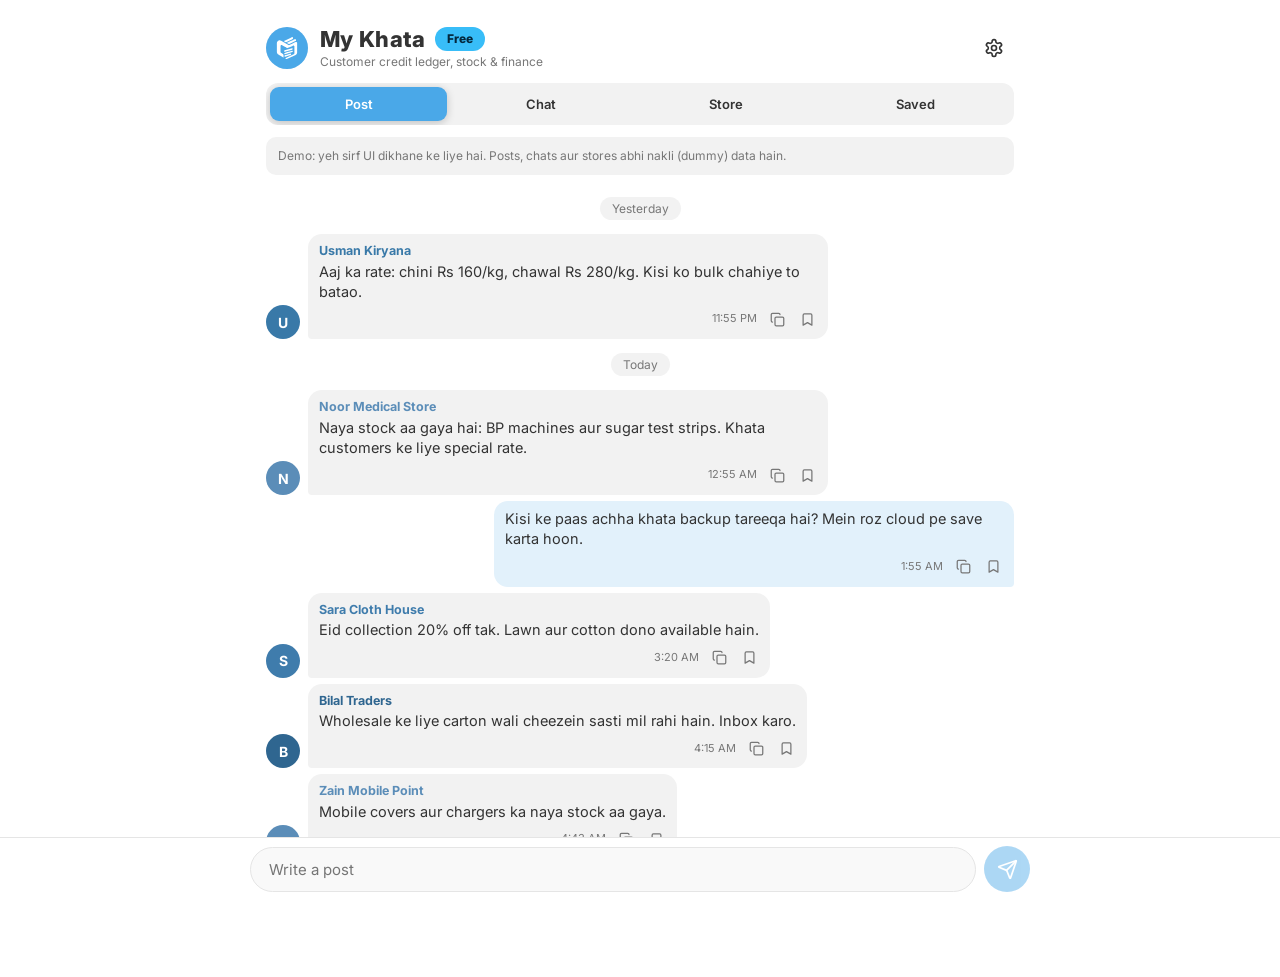
<file: community.html>
<!DOCTYPE html>
<html lang="en">
<head>
<meta charset="utf-8">
<meta name="viewport" content="width=device-width, initial-scale=1, viewport-fit=cover">
<meta name="theme-color" content="#4aa8e8">
<title>My Khata – Community (demo)</title>
<link rel="preconnect" href="https://fonts.googleapis.com">
<link rel="preconnect" href="https://fonts.gstatic.com" crossorigin>
<link href="https://fonts.googleapis.com/css2?family=Inter:wght@400;500;600;700;800&display=swap" rel="stylesheet">
<style>
/* Community has its OWN theme (kc-mode / kc-accent). It never touches My Khata's theme. */
:root{--accent:#4aa8e8;--on:#fff;--bg:#fff;--card:#fff;--card2:#f2f2f2;--input:#f9f9f9;--ink:#333;--soft:#777;--line:#e5e5e5;--hov:#e6e6e9;--out:color-mix(in srgb,var(--accent) 16%,var(--bg));--red:#d64545;--green:#2e9e63;--shadow:0 2px 8px rgba(0,0,0,.06)}
html[data-mode=dark]{--bg:#111827;--card:#1f2937;--card2:#1f2937;--input:#111827;--ink:#f3f4f6;--soft:#9ca3af;--line:#374151;--hov:#2c2c31;--red:#f87171;--green:#4ade80;--shadow:0 3px 12px rgba(0,0,0,.3);color-scheme:dark}
*{box-sizing:border-box;-webkit-tap-highlight-color:transparent}
[hidden]{display:none!important}
html,body{margin:0;padding:0;background:var(--bg)}
body{font-family:'Inter',system-ui,-apple-system,'Segoe UI',Roboto,sans-serif;color:var(--ink);min-height:100vh;min-height:100dvh;-webkit-font-smoothing:antialiased}
body.noscroll{overflow:hidden}
button,input{font:inherit;color:inherit}
button{cursor:pointer;border:0;background:none;padding:0}
:focus-visible{outline:2px solid var(--accent);outline-offset:2px}
svg{display:block}
.ic{display:inline-flex;vertical-align:-.2em}
.ic svg,.i svg{width:1.15em;height:1.15em;stroke:currentColor;fill:none;stroke-width:2;stroke-linecap:round;stroke-linejoin:round}
.i{display:inline-flex}

.app{max-width:780px;margin:0 auto;padding:22px 16px 40px}

.stick{position:sticky;top:0;z-index:30;background:var(--bg);margin:-22px -16px 0;padding:22px 16px 12px}
/* ---------- header: same as My Khata ---------- */
header.top{display:flex;align-items:center;justify-content:space-between;padding:4px 0 8px}
.top-l{display:flex;align-items:center;gap:12px;min-width:0;text-decoration:none;color:inherit}
.hdr-av{width:42px;height:42px;border-radius:50%;flex-shrink:0;background:var(--card2);object-fit:cover;display:block}
.name-row{display:flex;align-items:center;gap:10px;flex-wrap:wrap}
header.top h1{margin:0;font-size:22px;font-weight:800;letter-spacing:.3px;color:var(--ink)}
.plan-badge{display:inline-flex;align-items:center;gap:5px;border-radius:99px;padding:6px 12px;font:800 12px/1 Inter,sans-serif;background:#38bdf8;color:#04283d}
.sub{font-size:12px;color:var(--soft);margin-top:2px}
.icons{display:flex;gap:8px}
.icon-btn{width:40px;height:40px;display:flex;align-items:center;justify-content:center;border-radius:12px;color:var(--ink);transition:background .15s}
.icon-btn:hover{background:var(--hov)}.icon-btn:active{transform:scale(.92)}
.icon-btn .ic svg{width:20px;height:20px}

/* ---------- tabs: same as My Khata ---------- */
.tabs{display:flex;gap:4px;margin:6px 0 0;background:var(--card2);padding:4px;border-radius:12px;overflow-x:auto;scrollbar-width:none}
.tabs::-webkit-scrollbar{display:none}
.tab-btn{flex:1 0 auto;padding:9px 6px;border-radius:9px;font-size:13px;font-weight:600;color:var(--ink);white-space:nowrap;min-width:70px}
.tab-btn:hover{background:var(--hov)}
.tab-btn.active,.tab-btn.active:hover{background:var(--accent);color:var(--on);box-shadow:0 2px 8px rgba(0,0,0,.2)}

/* ---------- search (same look as My Khata) ---------- */
.search-wrap{position:relative;margin-bottom:14px}
.search-wrap input{width:100%;padding:12px 42px 12px 14px;border:1px solid var(--line);border-radius:10px;font-size:15px;background:var(--input);color:var(--ink);box-shadow:var(--shadow)}
.search-wrap input:focus{outline:2px solid var(--accent);outline-offset:1px}
.search-wrap .search-icon{position:absolute;right:14px;top:50%;transform:translateY(-50%);color:var(--soft);pointer-events:none}
.empty{text-align:center;padding:40px 20px;color:var(--soft);font-size:14px;line-height:1.5}

/* ---------- avatars ---------- */
.av{width:44px;height:44px;border-radius:50%;background:var(--accent);color:var(--on);display:flex;align-items:center;justify-content:center;font-size:17px;font-weight:700;flex-shrink:0;overflow:hidden}
.av img{width:100%;height:100%;object-fit:cover;display:block}
.av.sm{width:34px;height:34px;font-size:14px}
.av.sq{border-radius:14px}
.av.lg{width:64px;height:64px;font-size:26px}

/* ---------- chat list ---------- */
.li{display:flex;align-items:center;gap:12px;width:100%;text-align:left;padding:10px 12px;border-radius:12px}
.li:hover{background:var(--hov)}
.li .tx{flex:1;min-width:0}
.li .l1{display:flex;align-items:baseline;gap:8px}
.li .nm{flex:1;min-width:0;font-weight:700;font-size:15px;white-space:nowrap;overflow:hidden;text-overflow:ellipsis}
.li .tm{font-size:11.5px;color:var(--soft)}
.li .l2{font-size:13px;color:var(--soft);white-space:nowrap;overflow:hidden;text-overflow:ellipsis;margin-top:2px}

/* ---------- message bubbles (posts + chat) ---------- */
.msgs{display:flex;flex-direction:column;gap:6px;padding-bottom:4px}
.day{align-self:center;background:var(--card2);color:var(--soft);font-size:12px;padding:4px 12px;border-radius:99px;margin:8px 0}
.msg{display:flex;gap:8px;align-items:flex-end;border-radius:12px;position:relative}
.msg.me{flex-direction:row-reverse}
.msg.sel{background:color-mix(in srgb,var(--accent) 18%,transparent);box-shadow:-100vw 0 0 color-mix(in srgb,var(--accent) 18%,transparent),100vw 0 0 color-mix(in srgb,var(--accent) 18%,transparent)}
.bub{max-width:min(82%,520px);padding:8px 11px 6px;border-radius:14px;border-bottom-left-radius:4px;background:var(--card2);font-size:14.5px;line-height:1.4;overflow-wrap:anywhere;cursor:pointer;user-select:none}
html[data-mode=dark] .bub{background:#243244}
.me .bub{background:var(--out);border-bottom-left-radius:14px;border-bottom-right-radius:4px}
html[data-mode=dark] .me .bub{background:color-mix(in srgb,var(--accent) 30%,#111827)}
.bub .sn{font-weight:700;font-size:12.5px;margin-bottom:2px;color:var(--accent)}
.bub .t{white-space:pre-wrap}
.bub .foot{display:flex;align-items:center;justify-content:flex-end;gap:2px;margin-top:3px;margin-right:-4px;color:var(--soft);font-size:11px}
.bub .foot time{margin-right:4px}
.bub .foot button{width:28px;height:28px;border-radius:8px;display:flex;align-items:center;justify-content:center;color:var(--soft)}
.bub .foot button:hover{background:var(--hov);color:var(--ink)}
.bub .foot button.on{color:var(--accent)}
.bub .foot button.on svg{fill:currentColor}
.bub .foot .ic svg{width:15px;height:15px}

/* ---------- compose bar (like WhatsApp) ---------- */
.compose-spacer{height:74px}
.compose{position:fixed;left:0;right:0;bottom:0;z-index:20;background:var(--bg);border-top:1px solid var(--line);padding:8px 12px calc(8px + env(safe-area-inset-bottom,0))}
.compose form{max-width:780px;margin:0 auto;display:flex;gap:8px;align-items:center}
.compose input{flex:1;min-width:0;border:1px solid var(--line);background:var(--input);border-radius:24px;padding:12px 18px;font-size:15px;outline:none}
.compose input:focus{border-color:var(--accent)}
.send{width:46px;height:46px;border-radius:50%;background:var(--accent);color:var(--on);display:flex;align-items:center;justify-content:center;flex-shrink:0;transition:transform .12s,opacity .15s}
.send .ic svg{width:21px;height:21px}
.send:active{transform:scale(.92)}
.send:disabled{opacity:.45;cursor:default}

/* ---------- selection bar (replaces header when messages are selected) ---------- */
.selbar{position:fixed;top:0;left:0;right:0;z-index:60;background:var(--accent);color:var(--on);padding-top:env(safe-area-inset-top,0)}
.selbar .in{max-width:780px;margin:0 auto;height:78px;display:flex;align-items:center;gap:4px;padding:0 10px}
.selbar b{flex:1;font-size:17px;margin-left:6px}
.selbar button{width:42px;height:42px;border-radius:50%;display:flex;align-items:center;justify-content:center;color:var(--on)}
.selbar button:hover{background:rgba(255,255,255,.18)}
.selbar .ic svg{width:21px;height:21px}

/* ---------- stores ---------- */
.stores{display:flex;flex-direction:column;gap:14px}
.store-card{background:var(--card);border:1px solid var(--line);border-radius:14px;padding:14px;box-shadow:var(--shadow)}
.store-head{display:flex;align-items:center;gap:12px}
.store-name{font-size:16.5px;font-weight:800}
.store-meta{font-size:12.5px;color:var(--soft);margin-top:2px}
.prods{list-style:none;margin:12px 0 0;padding:0;border-top:1px dashed var(--line)}
.prods li{display:flex;align-items:center;gap:10px;padding:8px 0;border-bottom:1px solid var(--line);font-size:14px}
.prods li:last-child{border-bottom:0}
.prods .pi{width:30px;height:30px;border-radius:8px;background:color-mix(in srgb,var(--accent) 14%,var(--bg));color:var(--accent);display:flex;align-items:center;justify-content:center;flex-shrink:0}
.prods .pi .ic svg{width:16px;height:16px}
.prods .pn{flex:1;min-width:0;white-space:nowrap;overflow:hidden;text-overflow:ellipsis}
.prods .pp{font-weight:700;white-space:nowrap}
.store-acts{display:flex;gap:10px;margin-top:12px}
.store-acts button{flex:1;padding:11px;border-radius:10px;font-size:14px;font-weight:700;display:flex;align-items:center;justify-content:center;gap:7px}
.btn-pri{background:var(--accent);color:var(--on)}
.btn-soft{background:var(--card2);color:var(--ink)}
html[data-mode=dark] .btn-soft{background:var(--hov)}
.btn-soft:hover{background:var(--hov)}

/* ---------- saved ---------- */
.saved-item{background:var(--card);border:1px solid var(--line);border-radius:12px;padding:12px 14px;margin-bottom:10px;box-shadow:var(--shadow)}
.saved-item .h{display:flex;align-items:center;gap:10px;margin-bottom:6px}
.saved-item .h b{flex:1;font-size:14px}
.saved-item .h small{color:var(--soft);font-size:11.5px}
.saved-item p{margin:0 0 6px;font-size:14.5px;line-height:1.45;white-space:pre-wrap;overflow-wrap:anywhere}
.saved-item .acts{display:flex;gap:2px;justify-content:flex-end;margin-right:-6px}
.saved-item .acts button{width:34px;height:34px;border-radius:9px;display:flex;align-items:center;justify-content:center;color:var(--soft)}
.saved-item .acts button:hover{background:var(--hov);color:var(--ink)}
.chip-src{font-size:11px;font-weight:700;background:color-mix(in srgb,var(--accent) 14%,var(--bg));color:var(--accent);border-radius:99px;padding:2px 9px}

/* ---------- chat screen (full overlay) ---------- */
.chat-ov{position:fixed;inset:0;z-index:50;background:var(--bg);display:flex;flex-direction:column}
.chat-top{border-bottom:1px solid var(--line);padding-top:env(safe-area-inset-top,0)}
.chat-top .in{max-width:780px;margin:0 auto;height:60px;display:flex;align-items:center;gap:8px;padding:0 10px}
.chat-top .ct{flex:1;min-width:0;line-height:1.25}
.chat-top .ct b{display:block;font-size:16px;white-space:nowrap;overflow:hidden;text-overflow:ellipsis}
.chat-top .ct small{color:var(--soft);font-size:12px}
.chat-body{flex:1;overflow-y:auto;-webkit-overflow-scrolling:touch}
.chat-body .msgs{max-width:780px;margin:0 auto;padding:12px 16px}
.chat-ov .compose{position:static}

/* ---------- settings sheet ---------- */
.ov{position:fixed;inset:0;background:rgba(0,0,0,.5);z-index:90;display:none;align-items:flex-end;justify-content:center}
.ov.on{display:flex}
.sheet{background:var(--card);color:var(--ink);width:100%;max-width:400px;max-height:88vh;overflow:auto;border-radius:20px 20px 0 0;padding:18px 18px calc(18px + env(safe-area-inset-bottom,0))}
@media(min-width:600px){.ov{align-items:flex-start;justify-content:flex-end;padding:78px max(16px,calc(50% - 390px)) 0}.sheet{border-radius:16px;box-shadow:0 12px 40px rgba(0,0,0,.25);max-height:80vh}}
.sheet .hd{display:flex;align-items:center;justify-content:space-between;margin-bottom:4px}
.sheet h3{margin:0;font-size:17px;font-weight:800}
.sheet .lbl{display:block;margin:16px 0 8px;font-size:12px;font-weight:700;color:var(--soft)}
.prof{display:flex;align-items:center;gap:12px}
.prof .fields{flex:1;min-width:0;display:flex;flex-direction:column;gap:8px}
.sheet input[type=text],.sheet input[type=url]{width:100%;border:1px solid var(--line);background:var(--input);color:var(--ink);border-radius:10px;padding:10px 12px;font-size:14px;outline:none}
.sheet input:focus{border-color:var(--accent)}
.seg{display:flex;gap:6px}
.seg button{flex:1;padding:10px 6px;border:1px solid var(--line);border-radius:10px;background:var(--card2);font-weight:700;font-size:13px;display:flex;align-items:center;justify-content:center;gap:6px}
html[data-mode=dark] .seg button{background:var(--input)}
.seg button.on{background:var(--accent);color:var(--on);border-color:var(--accent)}
.dots{display:grid;grid-template-columns:repeat(6,1fr);gap:10px}
.dots button{aspect-ratio:1;border-radius:50%;border:3px solid var(--card);box-shadow:0 0 0 1px var(--line)}
.dots button.on{box-shadow:0 0 0 3px var(--accent)}
.blk{display:flex;align-items:center;gap:10px;padding:8px 0;border-bottom:1px solid var(--line)}
.blk:last-child{border-bottom:0}
.blk b{flex:1;font-size:14px}
.blk button{padding:7px 13px;border-radius:9px;background:var(--card2);font-weight:700;font-size:13px}
.blk button:hover{background:var(--hov)}
.note{font-size:12.5px;color:var(--soft);line-height:1.5;margin:0}
.save-row{margin-top:12px}
.save-row button{width:100%;padding:11px;border-radius:10px;background:var(--accent);color:var(--on);font-weight:700}

.toast{position:fixed;left:50%;bottom:92px;transform:translateX(-50%);background:var(--ink);color:var(--bg);padding:10px 16px;border-radius:99px;font-weight:600;font-size:13.5px;z-index:200;max-width:90vw;display:flex;gap:12px;align-items:center}
.toast button{font-weight:800;color:var(--accent);padding:0}
.demo-note{margin:0 0 14px;padding:10px 12px;border-radius:10px;background:var(--card2);color:var(--soft);font-size:12px;line-height:1.5}
@media (prefers-reduced-motion:reduce){*{transition:none!important}}
</style>
</head>
<body>
<div class="app" id="app">
  <div class="stick"><header class="top">
    <a class="top-l" href="index.html" aria-label="Back to My Khata">
      <img class="hdr-av" id="logo" alt="">
      <div>
        <div class="name-row"><h1>My Khata</h1><span class="plan-badge">Free</span></div>
        <div class="sub">Customer credit ledger, stock &amp; finance</div>
      </div>
    </a>
    <div class="icons"><button class="icon-btn" id="setBtn" type="button" aria-label="Community settings"></button></div>
  </header>
  <nav class="tabs" id="tabs" aria-label="Community"></nav></div>
  <div class="demo-note">Demo: yeh sirf UI dikhane ke liye hai. Posts, chats aur stores abhi nakli (dummy) data hain.</div>
  <main id="main"></main>
</div>

<div class="selbar" id="selbar" hidden></div>
<div class="compose" id="postCompose" hidden>
  <form id="postForm" autocomplete="off"><input id="postIn" type="text" maxlength="1000" placeholder="Write a post" aria-label="Write a post"><button class="send" id="postSend" type="submit" aria-label="Send" disabled></button></form>
</div>

<section class="chat-ov" id="chat" hidden>
  <div class="chat-top"><div class="in">
    <button class="icon-btn" id="chatBack" type="button" aria-label="Back"></button>
    <div class="av sm" id="chatAv"></div>
    <div class="ct"><b id="chatName"></b><small id="chatSub"></small></div>
  </div></div>
  <div class="chat-body" id="chatBody"><div class="msgs" id="chatMsgs"></div></div>
  <div class="compose"><form id="chatForm" autocomplete="off"><input id="chatIn" type="text" maxlength="1000" placeholder="Type a message" aria-label="Type a message"><button class="send" id="chatSend" type="submit" aria-label="Send" disabled></button></form></div>
</section>

<div class="ov" id="ov"><div class="sheet" id="sheet" role="dialog" aria-label="Community settings"></div></div>

<script>
(function(){
var $=function(i){return document.getElementById(i);};
var ICONS={"settings":"<path d=\"M12.22 2h-.44a2 2 0 0 0-2 2v.18a2 2 0 0 1-1 1.73l-.43.25a2 2 0 0 1-2 0l-.15-.08a2 2 0 0 0-2.73.73l-.22.38a2 2 0 0 0 .73 2.73l.15.1a2 2 0 0 1 1 1.72v.51a2 2 0 0 1-1 1.74l-.15.09a2 2 0 0 0-.73 2.73l.22.38a2 2 0 0 0 2.73.73l.15-.08a2 2 0 0 1 2 0l.43.25a2 2 0 0 1 1 1.73V20a2 2 0 0 0 2 2h.44a2 2 0 0 0 2-2v-.18a2 2 0 0 1 1-1.73l.43-.25a2 2 0 0 1 2 0l.15.08a2 2 0 0 0 2.73-.73l.22-.39a2 2 0 0 0-.73-2.73l-.15-.08a2 2 0 0 1-1-1.74v-.5a2 2 0 0 1 1-1.74l.15-.09a2 2 0 0 0 .73-2.73l-.22-.38a2 2 0 0 0-2.73-.73l-.15.08a2 2 0 0 1-2 0l-.43-.25a2 2 0 0 1-1-1.73V4a2 2 0 0 0-2-2z\"/><circle cx=\"12\" cy=\"12\" r=\"3\"/>","copy":"<rect width=\"14\" height=\"14\" x=\"8\" y=\"8\" rx=\"2\" ry=\"2\"/><path d=\"M4 16c-1.1 0-2-.9-2-2V4c0-1.1.9-2 2-2h10c1.1 0 2 .9 2 2\"/>","trash-2":"<path d=\"M3 6h18\"/><path d=\"M19 6v14c0 1-1 2-2 2H7c-1 0-2-1-2-2V6\"/><path d=\"M8 6V4c0-1 1-2 2-2h4c1 0 2 1 2 2v2\"/><line x1=\"10\" x2=\"10\" y1=\"11\" y2=\"17\"/><line x1=\"14\" x2=\"14\" y1=\"11\" y2=\"17\"/>","search":"<circle cx=\"11\" cy=\"11\" r=\"8\"/><path d=\"m21 21-4.3-4.3\"/>","x":"<path d=\"M18 6 6 18\"/><path d=\"m6 6 12 12\"/>","ban":"<circle cx=\"12\" cy=\"12\" r=\"10\"/><path d=\"m4.9 4.9 14.2 14.2\"/>","store":"<path d=\"M3 9l1.5-5h15L21 9\"/><path d=\"M3 9a3 3 0 0 0 6 0 3 3 0 0 0 6 0 3 3 0 0 0 6 0\"/><path d=\"M5 12v8h14v-8\"/><path d=\"M10 20v-5h4v5\"/>","message-circle":"<path d=\"M7.9 20A9 9 0 1 0 4 16.1L2 22Z\"/>","arrow-left":"<path d=\"m12 19-7-7 7-7\"/><path d=\"M19 12H5\"/>","check":"<path d=\"M20 6 9 17l-5-5\"/>","crown":"<path d=\"M11.562 3.266a.5.5 0 0 1 .876 0L15.39 8.87a1 1 0 0 0 1.516.294L21.183 5.5a.5.5 0 0 1 .798.519l-2.834 10.246a1 1 0 0 1-.956.734H5.81a1 1 0 0 1-.957-.734L2.02 6.02a.5.5 0 0 1 .798-.519l4.276 3.664a1 1 0 0 0 1.516-.294z\"/><path d=\"M5 21h14\"/>","user":"<path d=\"M19 21v-2a4 4 0 0 0-4-4H9a4 4 0 0 0-4 4v2\"/><circle cx=\"12\" cy=\"7\" r=\"4\"/>","sun":"<circle cx=\"12\" cy=\"12\" r=\"4\"/><path d=\"M12 2v2\"/><path d=\"M12 20v2\"/><path d=\"m4.93 4.93 1.41 1.41\"/><path d=\"m17.66 17.66 1.41 1.41\"/><path d=\"M2 12h2\"/><path d=\"M20 12h2\"/><path d=\"m6.34 17.66-1.41 1.41\"/><path d=\"m19.07 4.93-1.41 1.41\"/>","moon":"<path d=\"M12 3a6 6 0 0 0 9 9 9 9 0 1 1-9-9Z\"/>","link":"<path d=\"M10 13a5 5 0 0 0 7.54.54l3-3a5 5 0 0 0-7.07-7.07l-1.72 1.71\"/><path d=\"M14 11a5 5 0 0 0-7.54-.54l-3 3a5 5 0 0 0 7.07 7.07l1.71-1.71\"/>","image":"<rect width=\"18\" height=\"18\" x=\"3\" y=\"3\" rx=\"2\" ry=\"2\"/><circle cx=\"9\" cy=\"9\" r=\"2\"/><path d=\"m21 15-3.086-3.086a2 2 0 0 0-2.828 0L6 21\"/>","lock":"<rect width=\"18\" height=\"11\" x=\"3\" y=\"11\" rx=\"2\" ry=\"2\"/><path d=\"M7 11V7a5 5 0 0 1 10 0v4\"/>","pencil":"<path d=\"M21.174 6.812a1 1 0 0 0-3.986-3.987L3.842 16.174a2 2 0 0 0-.5.83l-1.321 4.352a.5.5 0 0 0 .623.622l4.353-1.32a2 2 0 0 0 .83-.497z\"/>","smartphone":"<rect width=\"14\" height=\"20\" x=\"5\" y=\"2\" rx=\"2\" ry=\"2\"/><path d=\"M12 18h.01\"/>","package":"<path d=\"m7.5 4.27 9 5.15\"/><path d=\"M21 8a2 2 0 0 0-1-1.73l-7-4a2 2 0 0 0-2 0l-7 4A2 2 0 0 0 3 8v8a2 2 0 0 0 1 1.73l7 4a2 2 0 0 0 2 0l7-4A2 2 0 0 0 21 16Z\"/><path d=\"m3.3 7 8.7 5 8.7-5\"/><path d=\"M12 22V12\"/>"};
ICONS.send='<path d="M14.536 21.686a.5.5 0 0 0 .937-.024l6.5-19a.496.496 0 0 0-.635-.635l-19 6.5a.5.5 0 0 0-.024.937l7.93 3.18a2 2 0 0 1 1.112 1.11z"/><path d="m21.854 2.147-10.94 10.939"/>';
ICONS.bookmark='<path d="m19 21-7-4-7 4V5a2 2 0 0 1 2-2h10a2 2 0 0 1 2 2v16z"/>';
ICONS['chat']=ICONS['message-circle'];
function ic(n,s){return '<span class="ic"><svg viewBox="0 0 24 24" aria-hidden="true"'+(s?' style="width:'+s+'px;height:'+s+'px"':'')+'>'+(ICONS[n]||'')+'</svg></span>';}
var esc=function(t){var d=document.createElement('div');d.textContent=String(t==null?'':t);return d.innerHTML;};

/* ---------- own storage (separate from My Khata) ---------- */
function ls(k,v){try{if(v===undefined){var x=localStorage.getItem(k);return x==null?'':x;}localStorage.setItem(k,v);}catch(e){return '';}}
function jget(k,d){try{var x=JSON.parse(ls(k));return x==null?d:x;}catch(e){return d;}}
var S={
  mode:ls('kc-mode')||'light',accent:ls('kc-accent')||'#4aa8e8',
  me:jget('kc-me',{name:'You',dp:''}),
  blocked:jget('kc-blocked',[]),saved:jget('kc-saved',{})
};
function persist(){ls('kc-mode',S.mode);ls('kc-accent',S.accent);ls('kc-me',JSON.stringify(S.me));ls('kc-blocked',JSON.stringify(S.blocked));ls('kc-saved',JSON.stringify(S.saved));}

/* ---------- theme ---------- */
function lum(h){var n=parseInt(h.slice(1),16);return(.299*(n>>16&255)+.587*(n>>8&255)+.114*(n&255))/255;}
function applyTheme(){
  var dark=S.mode==='dark'||(S.mode==='auto'&&matchMedia&&matchMedia('(prefers-color-scheme:dark)').matches);
  var a=/^#[0-9a-f]{6}$/i.test(S.accent)?S.accent:'#4aa8e8',on='#fff';
  if(dark&&lum(a)<.2){a='#f1f5f9';on='#111';}else if(lum(a)>.78)on='#111';
  var r=document.documentElement;r.setAttribute('data-mode',dark?'dark':'light');
  r.style.setProperty('--accent',a);r.style.setProperty('--on',on);
  var m=document.querySelector('meta[name=theme-color]');if(m)m.content=dark?'#111827':a;
  $('logo').src='data:image/svg+xml;utf8,'+encodeURIComponent('<svg xmlns="http://www.w3.org/2000/svg" viewBox="0 0 512 512"><rect width="512" height="512" fill="'+a+'"/><path fill="'+on+'" fill-rule="evenodd" transform="translate(256 256) scale(.78) translate(-256 -256)" d="M319.5 349.5L315.8 345.3L314.0 344.3L307.4 343.9L267.4 356.1L223.2 370.7L218.5 374.9L217.1 377.8L216.2 381.1L216.2 383.9L217.1 387.2L218.5 389.5L222.7 392.8L226.4 393.8L229.7 393.3L274.9 377.3L312.1 366.5L315.4 364.6L319.5 359.4L320.5 356.6L320.5 352.3ZM346.6 305.7L344.2 301.0L341.0 298.2L338.2 297.2L333.5 297.2L284.2 312.8L270.2 316.5L219.9 332.5L215.3 336.8L213.4 340.6L212.9 342.9L213.4 347.1L214.8 350.4L219.0 354.2L221.3 355.2L226.9 355.2L264.6 342.4L339.6 319.8L342.4 317.9L344.7 315.1L346.6 310.4ZM344.7 266.6L342.4 262.4L339.6 260.0L337.2 259.1L333.1 258.6L234.4 288.3L219.9 293.0L215.3 295.8L212.5 299.6L211.1 304.8L211.5 309.0L212.9 311.8L216.2 315.1L219.9 316.5L225.0 316.5L264.1 303.8L324.7 285.4L335.8 282.6L339.6 280.7L343.3 276.5L345.2 270.8ZM103.5 158.7L99.3 168.1L97.5 178.0L97.9 318.9L98.9 327.4L101.7 336.3L105.4 343.4L107.7 346.7L114.7 353.7L145.9 374.0L173.4 390.5L197.1 405.6L199.0 405.6L201.3 404.1L201.8 403.2L201.8 366.5L200.4 360.8L198.0 356.1L192.0 349.5L175.7 338.7L162.2 330.7L157.5 325.5L154.7 318.4L155.2 221.4L157.5 215.7L160.3 212.4L165.0 209.6L168.7 208.7L173.8 209.1L179.9 212.0L213.9 231.7L239.0 245.4L253.0 254.4L260.0 257.6L264.1 257.6L295.8 244.5L314.4 235.5L335.4 227.0L354.0 218.1L361.0 217.6L365.2 219.5L368.9 222.8L371.7 228.4L371.7 339.6L370.3 343.9L368.0 348.1L361.5 354.7L352.6 359.4L268.8 397.1L231.1 416.4L230.2 417.3L230.2 419.2L236.7 423.9L243.2 426.8L249.2 427.7L254.4 427.2L260.9 424.9L314.0 400.8L341.9 389.1L391.2 366.0L397.3 361.8L403.4 355.6L407.1 350.4L411.3 342.0L413.1 335.8L414.1 329.7L414.5 175.7L413.6 172.4L411.3 168.1L406.6 163.9L399.6 161.6L395.9 161.6L389.4 163.4L364.7 174.7L329.3 192.6L316.8 197.8L286.5 212.4L164.5 144.1L150.1 137.1L145.4 136.1L136.6 136.1L125.9 138.9L120.3 141.8L114.2 146.0L107.3 153.1ZM395.0 122.9L391.2 119.2L386.6 117.3L378.2 117.7L364.2 124.8L344.7 133.3L334.9 138.5L313.0 147.9L279.5 163.9L275.3 165.3L256.2 174.7L254.8 176.6L256.2 178.0L261.4 180.4L287.0 195.0L289.3 195.0L315.8 182.3L339.6 171.9L362.8 160.1L389.4 148.4L393.1 145.1L396.8 137.5L397.3 128.6ZM350.3 94.2L345.6 88.5L342.4 86.7L339.6 85.7L333.5 85.7L330.7 86.7L301.9 101.7L217.1 143.2L208.3 147.9L207.3 148.8L207.3 150.2L239.0 167.7L241.3 167.2L323.7 126.7L324.7 125.8L344.2 116.8L348.9 111.6L351.2 105.5L351.7 99.4Z"/></svg>');
}

/* ---------- dummy data ---------- */
var U={ali:'Ali Hardware',sara:'Sara Cloth House',bilal:'Bilal Traders',hina:'Hina Boutique',noor:'Noor Medical Store',usman:'Usman Kiryana',zain:'Zain Mobile Point'};
var NOW=new Date();
function ago(m){return new Date(NOW.getTime()-m*60000).toISOString();}
var posts=[
 {id:'p1',u:'usman',t:'Aaj ka rate: chini Rs 160/kg, chawal Rs 280/kg. Kisi ko bulk chahiye to batao.',at:ago(300)},
 {id:'p2',u:'noor',t:'Naya stock aa gaya hai: BP machines aur sugar test strips. Khata customers ke liye special rate.',at:ago(240)},
 {id:'p3',u:'me',t:'Kisi ke paas achha khata backup tareeqa hai? Mein roz cloud pe save karta hoon.',at:ago(180)},
 {id:'p4',u:'sara',t:'Eid collection 20% off tak. Lawn aur cotton dono available hain.',at:ago(95)},
 {id:'p5',u:'bilal',t:'Wholesale ke liye carton wali cheezein sasti mil rahi hain. Inbox karo.',at:ago(40)},
 {id:'p6',u:'zain',t:'Mobile covers aur chargers ka naya stock aa gaya.',at:ago(12)}
];
var chats=[
 {id:'c1',u:'ali',last:'Kal subah delivery bhej dunga.',at:ago(35),msgs:[{m:0,t:'Assalam o Alaikum, cement ka rate kya hai?',at:ago(90)},{m:1,t:'Wa alaikum assalam! Rs 1,320 per bag.',at:ago(80)},{m:0,t:'Theek hai, 20 bag bhej dein.',at:ago(70)},{m:1,t:'Kal subah delivery bhej dunga.',at:ago(35)}]},
 {id:'c2',u:'sara',last:'Photo bhej rahi hoon.',at:ago(160),msgs:[{m:0,t:'Lawn ka naya design hai?',at:ago(200)},{m:1,t:'Ji hai, photo bhej rahi hoon.',at:ago(160)}]},
 {id:'c3',u:'noor',last:'Jee, available hai.',at:ago(1500),msgs:[{m:0,t:'Panadol ki strip available hai?',at:ago(1520)},{m:1,t:'Jee, available hai.',at:ago(1500)}]},
 {id:'c4',u:'bilal',last:'Payment aaj ho jayegi.',at:ago(3000),msgs:[{m:1,t:'Payment aaj ho jayegi.',at:ago(3000)}]}
];
var stores=[
 {id:'s1',u:'ali',name:'Ali Hardware',n:48,p:[['Cement 50kg bag','Rs 1,320'],['Paint white 4L','Rs 3,800'],['PVC pipe 1 inch','Rs 450'],['Hammer steel','Rs 650'],['Wall plug set','Rs 180']]},
 {id:'s2',u:'sara',name:'Sara Cloth House',n:132,p:[['Lawn 3-piece','Rs 3,500'],['Cotton suit','Rs 2,800'],['Chiffon dupatta','Rs 1,200'],['Kurta men','Rs 2,100'],['Cotton lining 1m','Rs 220']]},
 {id:'s3',u:'noor',name:'Noor Medical Store',n:76,p:[['Paracetamol strip','Rs 60'],['BP machine digital','Rs 4,500'],['Sugar test strips','Rs 1,800'],['Face mask box','Rs 350'],['Cough syrup','Rs 240']]},
 {id:'s4',u:'usman',name:'Usman Kiryana',n:95,p:[['Chini 1kg','Rs 160'],['Chawal 1kg','Rs 280'],['Cooking oil 1L','Rs 520'],['Daal chana 1kg','Rs 310'],['Chai patti 190g','Rs 230']]}
];
var sub=''; // post cache for saved lookup
var SRC={}; // saved items: id -> {id,name,t,at,src}

/* ---------- helpers ---------- */
var PAL=['#4aa8e8','#2563eb','#0ea5e9','#3979a8','#6b8fb0','#2f6690','#5b8db8','#3f7cac'];
function hue(s){var h=0;s=String(s||'?');for(var i=0;i<s.length;i++)h=(h*31+s.charCodeAt(i))>>>0;return PAL[h%PAL.length];}
function nameOf(u){return u==='me'?(S.me.name||'You'):(U[u]||u);}
function av(u,cls){
  var n=nameOf(u),dp=u==='me'?S.me.dp:'',c=u==='me'?'':'style="background:'+hue(n)+'"';
  var ini=esc((Array.from(n.trim())[0]||'?').toUpperCase());
  return '<div class="av '+(cls||'')+'" '+c+'>'+(dp?'<img src="'+esc(dp)+'" alt="" referrerpolicy="no-referrer" onerror="this.parentNode.textContent=\''+ini+'\'">':ini)+'</div>';
}
function hm(t){return new Date(t).toLocaleTimeString([],{hour:'numeric',minute:'2-digit'});}
function same(a,b){return a.getFullYear()===b.getFullYear()&&a.getMonth()===b.getMonth()&&a.getDate()===b.getDate();}
function dayLbl(t){var d=new Date(t),n=new Date();if(same(d,n))return 'Today';var y=new Date(n);y.setDate(n.getDate()-1);if(same(d,y))return 'Yesterday';return d.toLocaleDateString([],{day:'numeric',month:'short'});}
function listTime(t){var d=new Date(t),n=new Date();if(same(d,n))return hm(t);var y=new Date(n);y.setDate(n.getDate()-1);if(same(d,y))return 'Yesterday';return d.toLocaleDateString([],{day:'numeric',month:'short'});}
function toast(m,undo){var t=document.createElement('div');t.className='toast';t.setAttribute('role','status');t.innerHTML='<span>'+esc(m)+'</span>';
  if(undo){var b=document.createElement('button');b.textContent='Undo';b.onclick=function(){undo();t.remove();};t.appendChild(b);}
  document.body.appendChild(t);setTimeout(function(){t.remove();},undo?4500:2000);}
function copyText(t){if(navigator.clipboard&&navigator.clipboard.writeText)navigator.clipboard.writeText(t).then(function(){toast('Copied');},function(){toast('Could not copy');});else{var a=document.createElement('textarea');a.value=t;document.body.appendChild(a);a.select();try{document.execCommand('copy');toast('Copied');}catch(e){toast('Could not copy');}a.remove();}}
function isBlocked(u){return S.blocked.indexOf(u)>=0;}
function searchBox(id,ph,val){return '<div class="search-wrap"><input type="text" id="'+id+'" placeholder="'+ph+'" value="'+esc(val||'')+'" autocomplete="off" aria-label="'+ph+'"><span class="search-icon">'+ic('search',18)+'</span></div>';}

/* ---------- messages (shared by posts + chat) ---------- */
var sel={ctx:null,ids:{}};
function selCount(){return Object.keys(sel.ids).length;}
function clearSel(){sel={ctx:null,ids:{}};drawSel();redrawActive();}
function bubbleHTML(m,showName,src){
  var mine=m.u==='me',on=!!sel.ids[m.id],sv=!!S.saved[m.id];
  return '<div class="msg'+(mine?' me':'')+(on?' sel':'')+'" data-id="'+m.id+'">'+(!mine&&showName?av(m.u,'sm'):'')+
   '<div class="bub" role="button" tabindex="0" aria-pressed="'+on+'">'+(!mine&&showName?'<div class="sn" style="color:'+hue(nameOf(m.u))+'">'+esc(nameOf(m.u))+'</div>':'')+
   '<div class="t">'+esc(m.t)+'</div><div class="foot"><time>'+hm(m.at)+'</time>'+
   '<button type="button" data-a="copy" aria-label="Copy">'+ic('copy')+'</button>'+
   '<button type="button" data-a="save" class="'+(sv?'on':'')+'" aria-label="'+(sv?'Unsave':'Save')+'">'+ic('bookmark')+'</button></div></div></div>';
}
function listHTML(list,showName){
  if(!list.length)return '';
  var h='',prev=null;
  list.forEach(function(m){var d=new Date(m.at);if(!prev||!same(prev,d))h+='<div class="day">'+dayLbl(m.at)+'</div>';prev=d;h+=bubbleHTML(m,showName);});
  return h;
}
function findMsg(id){
  var i,L=posts.concat(chatMsgsAll());
  for(i=0;i<L.length;i++)if(L[i].id===id)return L[i];return null;
}
function chatMsgsAll(){var a=[];chats.forEach(function(c){c.list.forEach(function(m){a.push(m);});});return a;}
chats.forEach(function(c){c.list=c.msgs.map(function(x,i){return {id:c.id+'m'+i,u:x.m?'me':c.u,t:x.t,at:x.at};});});
posts.forEach(function(p){p.u=p.u;});

function bindMsgs(root,ctx){
  root.onclick=function(e){
    var row=e.target.closest('.msg');if(!row)return;
    var id=row.getAttribute('data-id'),m=findMsg(id);if(!m)return;
    var b=e.target.closest('button[data-a]');
    if(b){
      e.stopPropagation();
      if(b.getAttribute('data-a')==='copy')copyText(m.t);
      else toggleSave(m,ctx);
      return;
    }
    if(sel.ctx&&sel.ctx!==ctx){sel={ctx:null,ids:{}};}
    sel.ctx=ctx;
    if(sel.ids[id])delete sel.ids[id];else sel.ids[id]=1;
    if(!selCount())sel.ctx=null;
    drawSel();row.classList.toggle('sel',!!sel.ids[id]);
    var bub=row.querySelector('.bub');if(bub)bub.setAttribute('aria-pressed',String(!!sel.ids[id]));
  };
  root.onkeydown=function(e){if((e.key==='Enter'||e.key===' ')&&e.target.classList.contains('bub')){e.preventDefault();e.target.click();}};
}
function toggleSave(m,ctx){
  if(S.saved[m.id]){delete S.saved[m.id];toast('Removed from Saved');}
  else{S.saved[m.id]={id:m.id,u:m.u,name:nameOf(m.u),t:m.t,at:m.at,src:ctx==='post'?'Post':'Chat'};toast('Saved');}
  persist();redrawActive();
}
function selMsgs(){return Object.keys(sel.ids).map(findMsg).filter(Boolean);}
function drawSel(){
  var n=selCount(),bar=$('selbar');
  if(!n){bar.hidden=true;bar.innerHTML='';return;}
  var L=selMsgs(),allMine=L.every(function(m){return m.u==='me';}),allOthers=L.every(function(m){return m.u!=='me';});
  var ctx=sel.ctx;
  bar.hidden=false;
  bar.innerHTML='<div class="in"><button type="button" data-s="x" aria-label="Cancel">'+ic('x')+'</button><b>'+n+' selected</b>'+
   '<button type="button" data-s="copy" aria-label="Copy">'+ic('copy')+'</button>'+
   '<button type="button" data-s="save" aria-label="Save">'+ic('bookmark')+'</button>'+
   (ctx==='post'&&allOthers?'<button type="button" data-s="block" aria-label="Block user">'+ic('ban')+'</button>':'')+
   (allMine?'<button type="button" data-s="del" aria-label="Delete">'+ic('trash-2')+'</button>':'')+'</div>';
}
$('selbar').addEventListener('click',function(e){
  var b=e.target.closest('[data-s]');if(!b)return;
  var a=b.getAttribute('data-s'),L=selMsgs(),ctx=sel.ctx;
  if(a==='x'){clearSel();return;}
  if(a==='copy'){copyText(L.map(function(m){return m.t;}).join('\n'));clearSel();return;}
  if(a==='save'){L.forEach(function(m){if(!S.saved[m.id])S.saved[m.id]={id:m.id,u:m.u,name:nameOf(m.u),t:m.t,at:m.at,src:ctx==='post'?'Post':'Chat'};});persist();toast('Saved');clearSel();return;}
  if(a==='del'){
    var ids=L.map(function(m){return m.id;});
    if(ctx==='post')posts=posts.filter(function(p){return ids.indexOf(p.id)<0;});
    else{var c=chats.filter(function(c){return c.id===openChatId;})[0];if(c)c.list=c.list.filter(function(m){return ids.indexOf(m.id)<0;});}
    ids.forEach(function(i){delete S.saved[i];});persist();toast('Deleted');clearSel();return;
  }
  if(a==='block'){
    var us=[];L.forEach(function(m){if(us.indexOf(m.u)<0)us.push(m.u);});
    us.forEach(function(u){if(!isBlocked(u))S.blocked.push(u);});persist();
    toast(us.length===1?nameOf(us[0])+' blocked':us.length+' users blocked',function(){us.forEach(function(u){S.blocked=S.blocked.filter(function(x){return x!==u;});});persist();redrawActive();});
    clearSel();
  }
});

/* ---------- tabs ---------- */
var TABS=[['post','Post'],['chat','Chat'],['store','Store'],['saved','Saved']];
var tab='post',openChatId=null,q={chat:'',store:'',saved:''};
function drawTabs(){$('tabs').innerHTML=TABS.map(function(t){return '<button type="button" class="tab-btn'+(tab===t[0]?' active':'')+'" data-t="'+t[0]+'">'+t[1]+'</button>';}).join('');}
$('tabs').addEventListener('click',function(e){var b=e.target.closest('[data-t]');if(b)go(b.getAttribute('data-t'));});
function go(t){if(t!==tab&&sel.ctx==='post')sel={ctx:null,ids:{}};tab=t;drawSel();drawTabs();show();}
function redrawActive(){if(openChatId)drawChat(false);else show(true);}
function show(keep){
  var m=$('main'),pc=$('postCompose');
  pc.hidden=tab!=='post';
  ({post:vPost,chat:vChat,store:vStore,saved:vSaved})[tab](m,keep);
}

/* ---------- Post ---------- */
function vPost(m,keep){
  var L=posts.filter(function(p){return !isBlocked(p.u);});
  var y=window.scrollY;
  m.innerHTML=(L.length?'<div class="msgs" id="pl">'+listHTML(L,true)+'</div>':'<div class="empty">Koi post nahi hai.<br>Pehli post neeche likhein.</div>')+'<div class="compose-spacer"></div>';
  var pl=$('pl');if(pl)bindMsgs(pl,'post');
  if(keep)window.scrollTo(0,y);else window.scrollTo(0,document.body.scrollHeight);
}
$('postIn').addEventListener('input',function(){$('postSend').disabled=!$('postIn').value.trim();});
$('postForm').addEventListener('submit',function(e){
  e.preventDefault();var v=$('postIn').value.trim();if(!v)return;
  posts.push({id:'p'+Date.now(),u:'me',t:v,at:new Date().toISOString()});
  $('postIn').value='';$('postSend').disabled=true;vPost($('main'),false);
});

/* ---------- Chat list ---------- */
function vChat(m){
  var s=q.chat.trim().toLowerCase();
  var L=chats.filter(function(c){return !isBlocked(c.u)&&c.list.length&&(!s||nameOf(c.u).toLowerCase().indexOf(s)>=0||c.list[c.list.length-1].t.toLowerCase().indexOf(s)>=0);});
  L.sort(function(a,b){return new Date(b.list[b.list.length-1].at)-new Date(a.list[a.list.length-1].at);});
  m.innerHTML=searchBox('qc','Search chats',q.chat)+'<div id="cl">'+(L.length?L.map(function(c){var l=c.list[c.list.length-1];
    return '<button type="button" class="li" data-c="'+c.id+'">'+av(c.u)+'<div class="tx"><div class="l1"><span class="nm">'+esc(nameOf(c.u))+'</span><span class="tm">'+listTime(l.at)+'</span></div><div class="l2">'+(l.u==='me'?'You: ':'')+esc(l.t)+'</div></div></button>';}).join(''):'<div class="empty">'+(s?'Koi chat nahi mili.':'Abhi koi chat nahi.<br>Store tab se kisi se baat shuru karein.')+'</div>')+'</div>';
  var i=$('qc');i.oninput=function(){q.chat=i.value;var p=i.selectionStart;vChat(m);var n=$('qc');n.focus();n.setSelectionRange(p,p);};
  $('cl').onclick=function(e){var b=e.target.closest('[data-c]');if(b)openChat(b.getAttribute('data-c'));};
}
function openChat(id){
  openChatId=id;sel={ctx:null,ids:{}};drawSel();
  $('chat').hidden=false;document.body.classList.add('noscroll');
  try{history.pushState({chat:1},'');}catch(e){}
  drawChat(true);
}
function drawChat(scroll){
  var c=chats.filter(function(x){return x.id===openChatId;})[0];if(!c)return;
  $('chatName').textContent=nameOf(c.u);$('chatSub').textContent=stores.some(function(s){return s.u===c.u;})?'Store owner':'Community member';
  $('chatAv').outerHTML=av(c.u,'sm').replace('class="av sm"','class="av sm" id="chatAv"');
  var body=$('chatBody'),near=scroll||body.scrollHeight-body.scrollTop-body.clientHeight<120;
  $('chatMsgs').innerHTML=c.list.length?listHTML(c.list,false):'<div class="empty">Abhi koi message nahi.<br>Pehla message bhejein.</div>';
  bindMsgs($('chatMsgs'),'chat');
  if(near)body.scrollTop=body.scrollHeight;
}
function closeChat(){
  if(!openChatId)return;
  if(sel.ctx==='chat'){sel={ctx:null,ids:{}};drawSel();}
  openChatId=null;$('chat').hidden=true;document.body.classList.remove('noscroll');show(true);
}
$('chatBack').onclick=function(){if(history.state&&history.state.chat)history.back();else closeChat();};
window.addEventListener('popstate',function(){if(openChatId)closeChat();});
$('chatIn').addEventListener('input',function(){$('chatSend').disabled=!$('chatIn').value.trim();});
$('chatForm').addEventListener('submit',function(e){
  e.preventDefault();var v=$('chatIn').value.trim();if(!v)return;
  var c=chats.filter(function(x){return x.id===openChatId;})[0];if(!c)return;
  c.list.push({id:c.id+'m'+Date.now(),u:'me',t:v,at:new Date().toISOString()});
  $('chatIn').value='';$('chatSend').disabled=true;drawChat(true);
});
function startChatWith(u){
  var c=chats.filter(function(x){return x.u===u;})[0];
  if(!c){c={id:'c'+Date.now(),u:u,msgs:[],list:[]};chats.push(c);}
  openChat(c.id);
}

/* ---------- Store ---------- */
function vStore(m){
  var s=q.store.trim().toLowerCase();
  var L=stores.filter(function(x){return !isBlocked(x.u)&&(!s||x.name.toLowerCase().indexOf(s)>=0);});
  m.innerHTML=searchBox('qs','Search stores',q.store)+'<div class="stores" id="sl">'+(L.length?L.map(function(x){
    return '<article class="store-card"><div class="store-head">'+av(x.u,'sq')+'<div style="min-width:0"><div class="store-name">'+esc(x.name)+'</div><div class="store-meta">'+x.n+' products</div></div></div>'+
     '<ul class="prods">'+x.p.slice(0,5).map(function(p){return '<li><span class="pi">'+ic('package')+'</span><span class="pn">'+esc(p[0])+'</span><span class="pp">'+esc(p[1])+'</span></li>';}).join('')+'</ul>'+
     '<div class="store-acts"><button type="button" class="btn-pri" data-a="open" data-u="'+x.u+'">'+ic('store')+'Open store</button><button type="button" class="btn-soft" data-a="chat" data-u="'+x.u+'">'+ic('message-circle')+'Chat</button></div></article>';}).join(''):'<div class="empty">Koi store nahi mila.</div>')+'</div>';
  var i=$('qs');i.oninput=function(){q.store=i.value;var p=i.selectionStart;vStore(m);var n=$('qs');n.focus();n.setSelectionRange(p,p);};
  $('sl').onclick=function(e){var b=e.target.closest('[data-a]');if(!b)return;var u=b.getAttribute('data-u');
    if(b.getAttribute('data-a')==='chat')startChatWith(u);else toast('Demo: asal mein yahan store page khulega');};
}

/* ---------- Saved ---------- */
function vSaved(m){
  var s=q.saved.trim().toLowerCase();
  var L=Object.keys(S.saved).map(function(k){return S.saved[k];}).filter(function(x){return !s||x.t.toLowerCase().indexOf(s)>=0||String(x.name).toLowerCase().indexOf(s)>=0;});
  L.sort(function(a,b){return new Date(b.at)-new Date(a.at);});
  m.innerHTML=searchBox('qv','Search saved',q.saved)+'<div id="vl">'+(L.length?L.map(function(x){
    return '<div class="saved-item" data-id="'+x.id+'"><div class="h">'+avObj(x)+'<b>'+esc(x.name)+'</b><span class="chip-src">'+esc(x.src)+'</span><small>'+listTime(x.at)+'</small></div><p>'+esc(x.t)+'</p><div class="acts"><button type="button" data-a="copy" aria-label="Copy">'+ic('copy')+'</button><button type="button" data-a="del" aria-label="Remove from Saved">'+ic('trash-2')+'</button></div></div>';}).join(''):'<div class="empty">'+(s?'Kuch nahi mila.':'Abhi kuch save nahi.<br>Kisi post ya message ka bookmark icon dabayein.')+'</div>')+'</div>';
  var i=$('qv');i.oninput=function(){q.saved=i.value;var p=i.selectionStart;vSaved(m);var n=$('qv');n.focus();n.setSelectionRange(p,p);};
  $('vl').onclick=function(e){var b=e.target.closest('[data-a]');if(!b)return;var id=b.closest('.saved-item').getAttribute('data-id'),x=S.saved[id];if(!x)return;
    if(b.getAttribute('data-a')==='copy')copyText(x.t);else{delete S.saved[id];persist();toast('Removed from Saved');vSaved(m);}};
}
function avObj(x){return av(x.u,'sm');}

/* ---------- settings (small, own theme) ---------- */
var PRE=['#4aa8e8','#2563eb','#22c55e','#f59e0b','#ef4444','#a855f7'];
function drawSettings(){
  var bl=S.blocked;
  $('sheet').innerHTML='<div class="hd"><h3>Community settings</h3><button class="icon-btn" type="button" data-x="1" aria-label="Close">'+ic('x')+'</button></div>'+
  '<span class="lbl">Profile</span><div class="prof"><div id="pv">'+av('me','lg')+'</div><div class="fields"><input type="text" id="sName" maxlength="40" placeholder="Your name" value="'+esc(S.me.name)+'" aria-label="Your name"><input type="url" id="sDp" placeholder="DP link (https://…)" value="'+esc(S.me.dp)+'" aria-label="DP link"></div></div>'+
  '<div class="save-row"><button type="button" id="sSave">Save profile</button></div>'+
  '<span class="lbl">Theme (sirf Community ke liye)</span><div class="seg">'+[['light','sun','Light'],['dark','moon','Dark'],['auto','smartphone','Auto']].map(function(x){return '<button type="button" data-m="'+x[0]+'" class="'+(S.mode===x[0]?'on':'')+'">'+ic(x[1],16)+x[2]+'</button>';}).join('')+'</div>'+
  '<span class="lbl">Colour</span><div class="dots">'+PRE.map(function(c){return '<button type="button" data-c="'+c+'" class="'+(c.toLowerCase()===S.accent.toLowerCase()?'on':'')+'" style="background:'+c+'" aria-label="'+c+'"></button>';}).join('')+'</div>'+
  '<span class="lbl">Blocked users</span>'+(bl.length?bl.map(function(u){return '<div class="blk">'+av(u,'sm')+'<b>'+esc(nameOf(u))+'</b><button type="button" data-u="'+u+'">Unblock</button></div>';}).join(''):'<p class="note">Koi blocked user nahi. Kisi ki post select karke block icon dabayein. Blocked user ki posts aap ko nazar nahi aayengi.</p>');
}
function openSettings(){drawSettings();$('ov').classList.add('on');}
function closeSettings(){$('ov').classList.remove('on');}
$('setBtn').onclick=openSettings;
$('ov').addEventListener('click',function(e){
  if(e.target===$('ov')||e.target.closest('[data-x]')){closeSettings();return;}
  var b=e.target.closest('[data-m]');if(b){S.mode=b.getAttribute('data-m');persist();applyTheme();drawSettings();return;}
  b=e.target.closest('[data-c]');if(b){S.accent=b.getAttribute('data-c');persist();applyTheme();drawSettings();redrawActive();return;}
  b=e.target.closest('[data-u]');if(b){var u=b.getAttribute('data-u');S.blocked=S.blocked.filter(function(x){return x!==u;});persist();toast(nameOf(u)+' unblocked');drawSettings();redrawActive();return;}
  if(e.target.id==='sSave'){S.me.name=($('sName').value.trim()||'You');S.me.dp=$('sDp').value.trim();persist();toast('Profile saved');drawSettings();redrawActive();}
});
$('ov').addEventListener('input',function(e){if(e.target.id==='sDp'||e.target.id==='sName'){var o=S.me.dp,n=S.me.name;S.me.dp=$('sDp').value.trim();S.me.name=$('sName').value.trim()||'You';$('pv').innerHTML=av('me','lg');S.me.dp=o;S.me.name=n;}});
document.addEventListener('keydown',function(e){if(e.key!=='Escape')return;if(selCount())clearSel();else if($('ov').classList.contains('on'))closeSettings();else if(openChatId)$('chatBack').click();});

/* ---------- start ---------- */
$('setBtn').innerHTML=ic('settings');$('chatBack').innerHTML=ic('arrow-left');$('postSend').innerHTML=ic('send');$('chatSend').innerHTML=ic('send');
applyTheme();drawTabs();show();
if(matchMedia)try{matchMedia('(prefers-color-scheme: dark)').addEventListener('change',function(){if(S.mode==='auto')applyTheme();});}catch(e){}
})();
</script>
</body>
</html>
</file>
